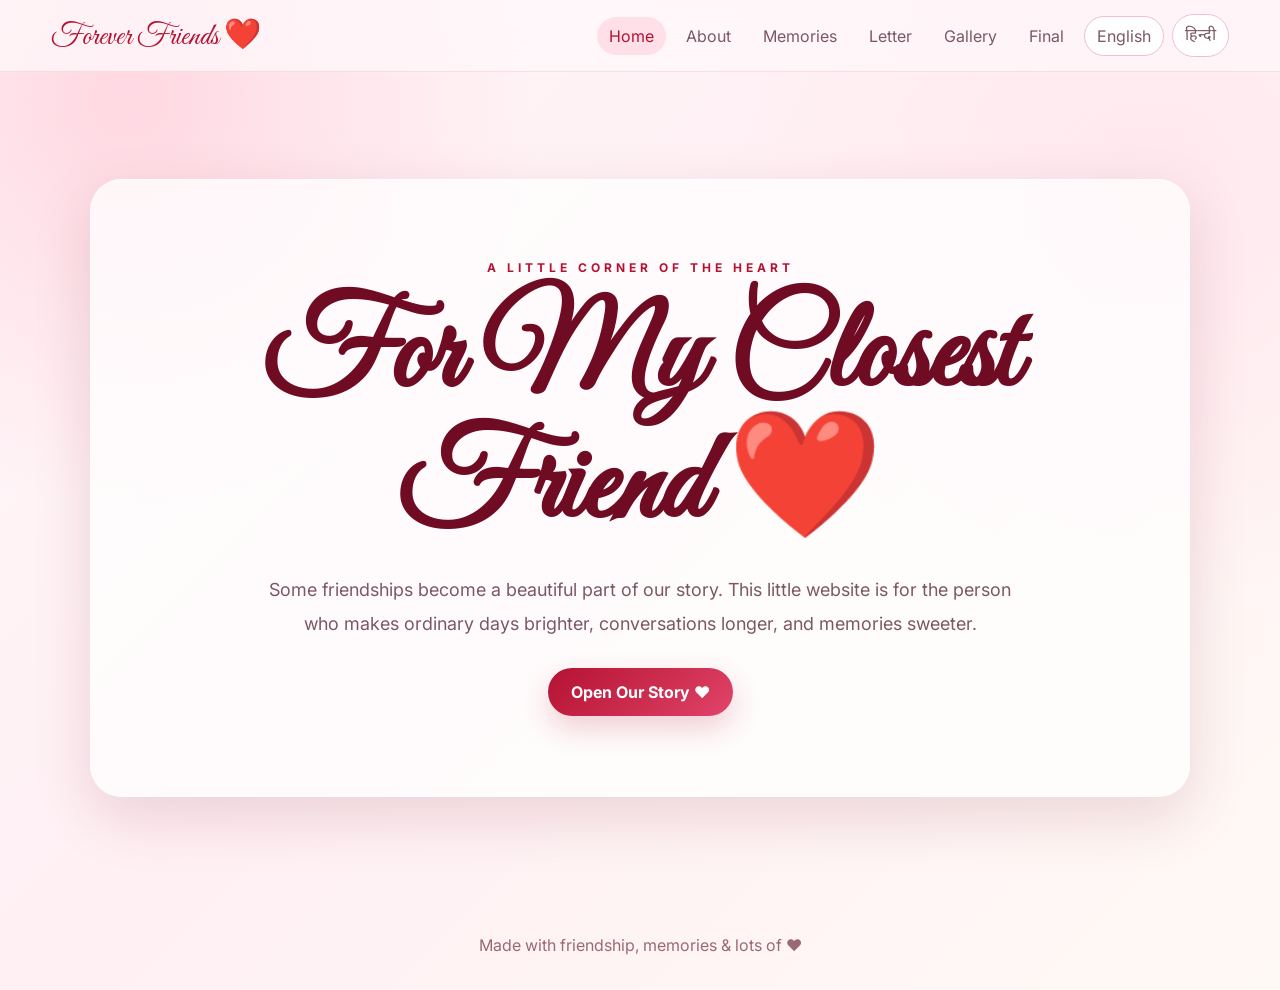
<file: index.html>
<!DOCTYPE html>
<html lang="en">
<head>
<meta charset="UTF-8">
<meta name="viewport" content="width=device-width, initial-scale=1.0">
<meta name="description" content="A heartfelt multi-page friendship website.">
<title>For My Closest Friend ❤️</title>
<link rel="stylesheet" href="style.css">
</head>
<body>
<div class="hearts"></div>

<nav class="nav">
  <a class="logo" href="index.html">Forever Friends ❤️</a>
  <div>
    <button class="menu-toggle" aria-label="Open menu" onclick="toggleMenu()">☰</button>
    <div class="navlinks">
      <a href="index.html" data-i18n="nav_home">Home</a>
      <a href="about.html" data-i18n="nav_about">About</a>
      <a href="memories.html" data-i18n="nav_memories">Memories</a>
      <a href="letter.html" data-i18n="nav_letter">Letter</a>
      <a href="gallery.html" data-i18n="nav_gallery">Gallery</a>
      <a href="final.html" data-i18n="nav_final">Final</a>
      <button class="lang" data-lang="en">English</button>
      <button class="lang" data-lang="hi">हिन्दी</button>
    </div>
  </div>
</nav>
<main class="reveal">
<section class="hero">
 <div class="hero-card">
  <div class="kicker" data-i18n="home_kicker">A little corner of the heart</div>
  <h1 data-i18n="home_title">For My Closest Friend ❤️</h1>
  <p class="lead" data-i18n="home_lead">Some friendships become a beautiful part of our story.</p>
  <a class="btn" href="about.html" data-i18n="home_btn">Open Our Story ❤️</a>
 </div>
</section>
</main>
<footer data-i18n="footer">Made with friendship, memories & lots of ❤️</footer>
<script src="script.js"></script>
</body>
</html>
</file>
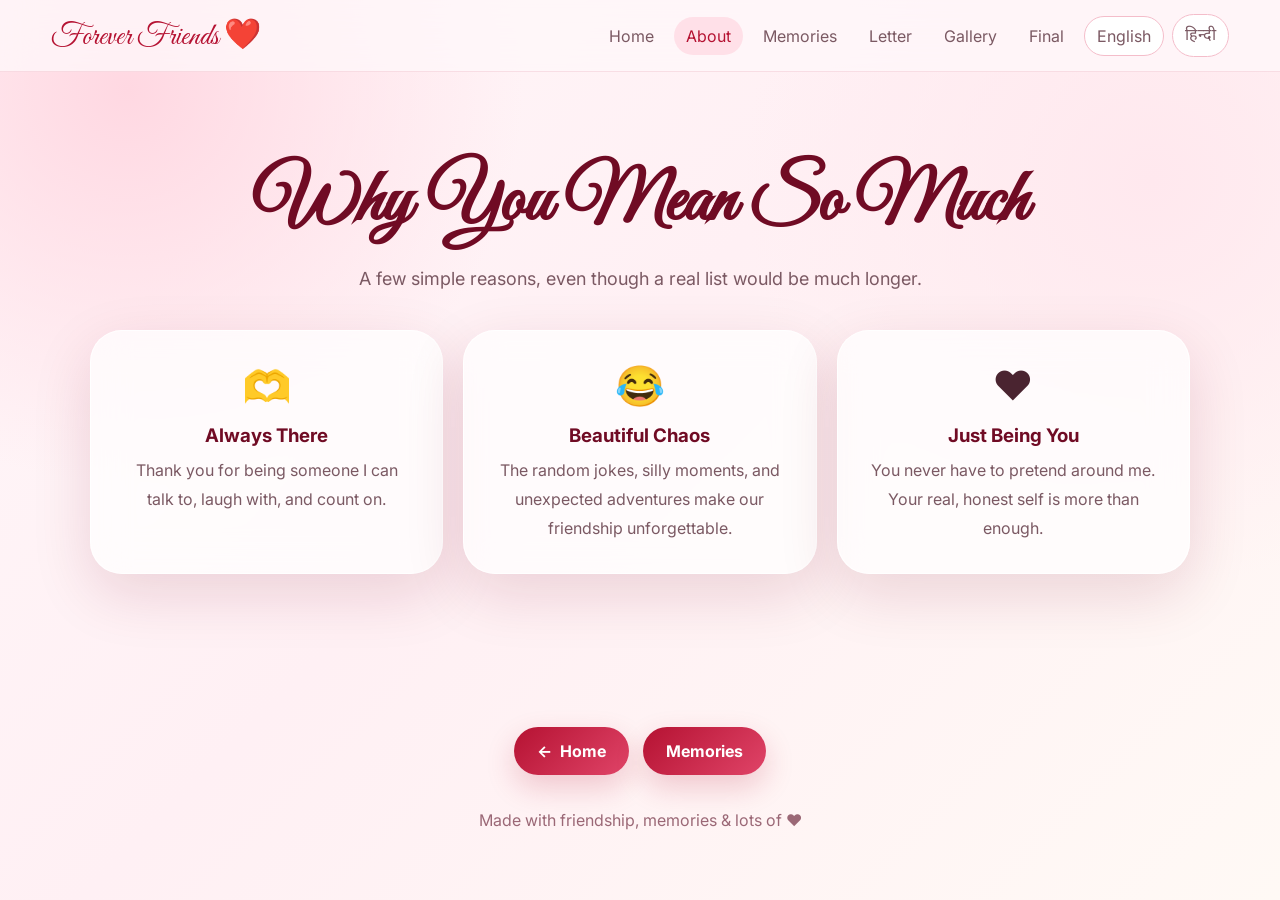
<file: about.html>
<!DOCTYPE html>
<html lang="en">
<head>
<meta charset="UTF-8">
<meta name="viewport" content="width=device-width, initial-scale=1.0">
<meta name="description" content="A heartfelt multi-page friendship website.">
<title>About Our Friendship ❤️</title>
<link rel="stylesheet" href="style.css">
</head>
<body>
<div class="hearts"></div>

<nav class="nav">
  <a class="logo" href="index.html">Forever Friends ❤️</a>
  <div>
    <button class="menu-toggle" aria-label="Open menu" onclick="toggleMenu()">☰</button>
    <div class="navlinks">
      <a href="index.html" data-i18n="nav_home">Home</a>
      <a href="about.html" data-i18n="nav_about">About</a>
      <a href="memories.html" data-i18n="nav_memories">Memories</a>
      <a href="letter.html" data-i18n="nav_letter">Letter</a>
      <a href="gallery.html" data-i18n="nav_gallery">Gallery</a>
      <a href="final.html" data-i18n="nav_final">Final</a>
      <button class="lang" data-lang="en">English</button>
      <button class="lang" data-lang="hi">हिन्दी</button>
    </div>
  </div>
</nav>
<main class="reveal">
<section class="section center">
 <h2 data-i18n="about_title">Why You Mean So Much</h2>
 <p class="lead" data-i18n="about_sub">A few simple reasons, even though a real list would be much longer.</p>
 <div class="grid">
  <article class="card"><div class="icon">🫶</div><h3 data-i18n="about_1">Always There</h3><p data-i18n="about_1p">Thank you for being someone I can talk to, laugh with, and count on.</p></article>
  <article class="card"><div class="icon">😂</div><h3 data-i18n="about_2">Beautiful Chaos</h3><p data-i18n="about_2p">The random jokes, silly moments, and unexpected adventures make our friendship unforgettable.</p></article>
  <article class="card"><div class="icon">❤️</div><h3 data-i18n="about_3">Just Being You</h3><p data-i18n="about_3p">You never have to pretend around me. Your real, honest self is more than enough.</p></article>
 </div>
</section>
<div class="page-nav">
  <a class="btn" href="index.html">← <span data-i18n="nav_home">Back</span></a>
  <a class="btn" href="memories.html" data-i18n="nav_memories">Next →</a>
</div>
</main>
<footer data-i18n="footer">Made with friendship, memories & lots of ❤️</footer>
<script src="script.js"></script>
</body>
</html>
</file>
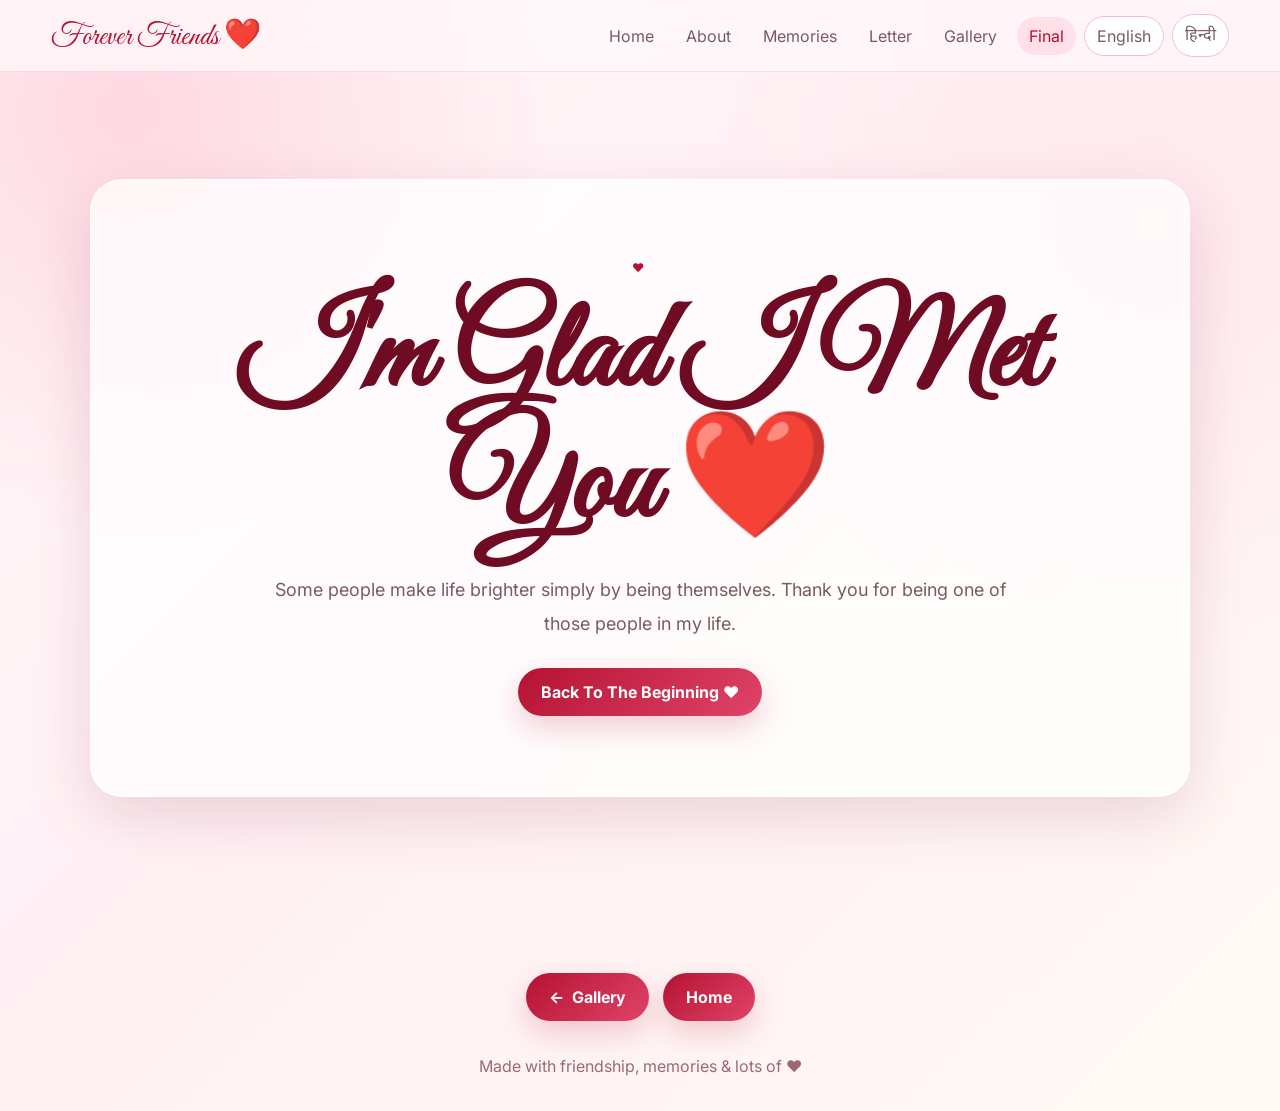
<file: final.html>
<!DOCTYPE html>
<html lang="en">
<head>
<meta charset="UTF-8">
<meta name="viewport" content="width=device-width, initial-scale=1.0">
<meta name="description" content="A heartfelt multi-page friendship website.">
<title>Final Message ❤️</title>
<link rel="stylesheet" href="style.css">
</head>
<body>
<div class="hearts"></div>

<nav class="nav">
  <a class="logo" href="index.html">Forever Friends ❤️</a>
  <div>
    <button class="menu-toggle" aria-label="Open menu" onclick="toggleMenu()">☰</button>
    <div class="navlinks">
      <a href="index.html" data-i18n="nav_home">Home</a>
      <a href="about.html" data-i18n="nav_about">About</a>
      <a href="memories.html" data-i18n="nav_memories">Memories</a>
      <a href="letter.html" data-i18n="nav_letter">Letter</a>
      <a href="gallery.html" data-i18n="nav_gallery">Gallery</a>
      <a href="final.html" data-i18n="nav_final">Final</a>
      <button class="lang" data-lang="en">English</button>
      <button class="lang" data-lang="hi">हिन्दी</button>
    </div>
  </div>
</nav>
<main class="reveal">
<section class="hero">
 <div class="hero-card">
  <div class="kicker">❤️</div>
  <h1 data-i18n="final_title">I'm Glad I Met You ❤️</h1>
  <p class="lead" data-i18n="final_p">Some people make life brighter simply by being themselves.</p>
  <a class="btn" href="index.html" data-i18n="final_btn">Back To The Beginning ❤️</a>
 </div>
</section>
<div class="page-nav">
  <a class="btn" href="gallery.html">← <span data-i18n="nav_gallery">Back</span></a>
  <a class="btn" href="index.html" data-i18n="nav_home">Next →</a>
</div>
</main>
<footer data-i18n="footer">Made with friendship, memories & lots of ❤️</footer>
<script src="script.js"></script>
</body>
</html>
</file>
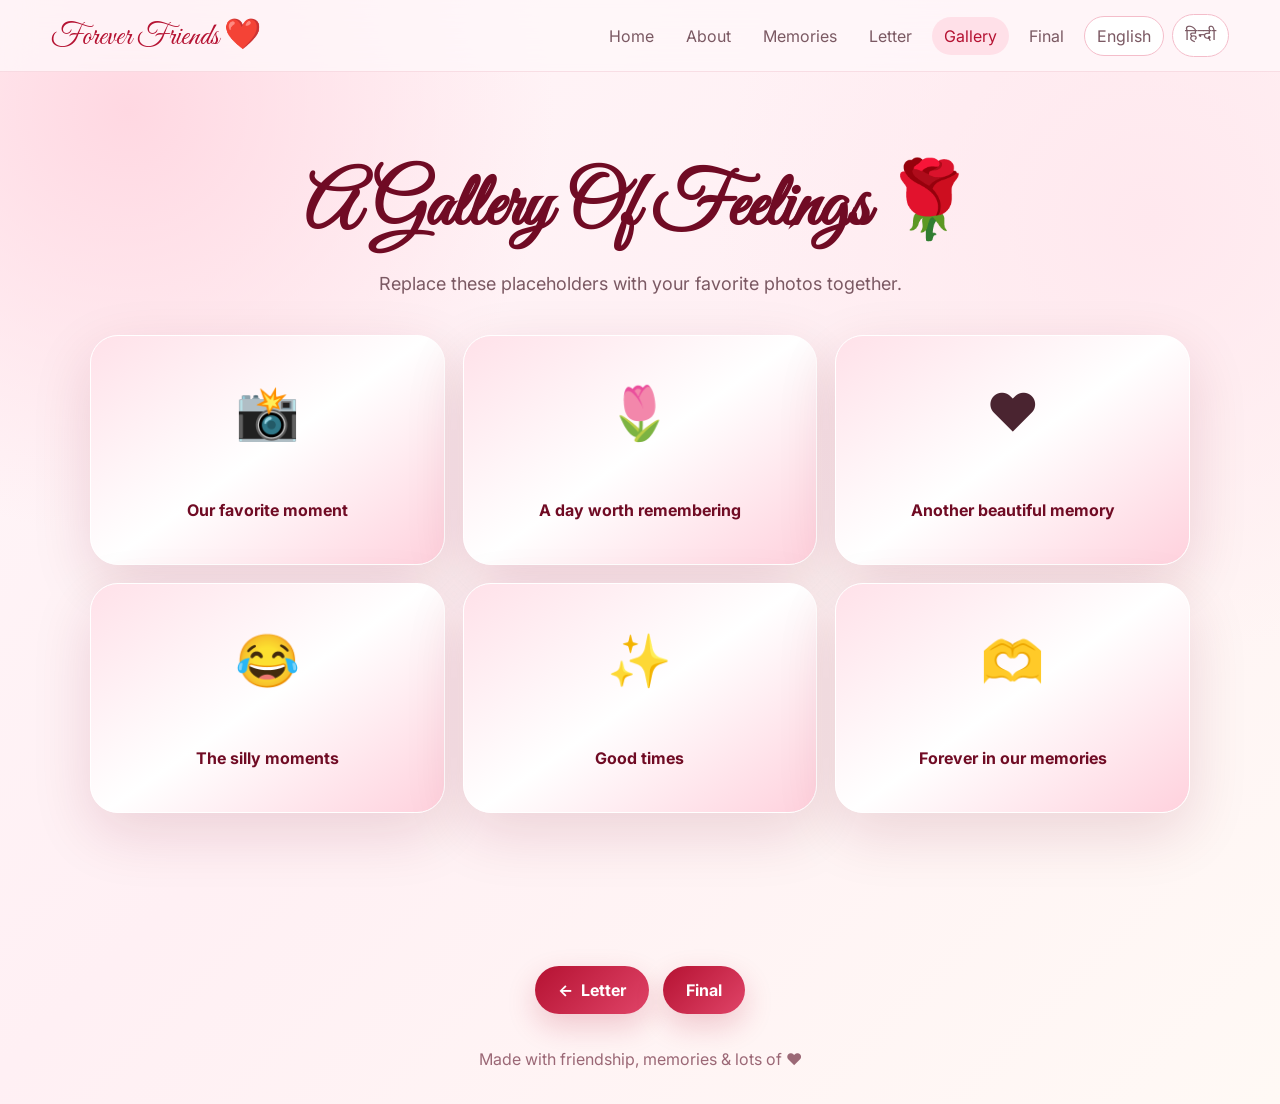
<file: gallery.html>
<!DOCTYPE html>
<html lang="en">
<head>
<meta charset="UTF-8">
<meta name="viewport" content="width=device-width, initial-scale=1.0">
<meta name="description" content="A heartfelt multi-page friendship website.">
<title>Friendship Gallery 🌹</title>
<link rel="stylesheet" href="style.css">
</head>
<body>
<div class="hearts"></div>

<nav class="nav">
  <a class="logo" href="index.html">Forever Friends ❤️</a>
  <div>
    <button class="menu-toggle" aria-label="Open menu" onclick="toggleMenu()">☰</button>
    <div class="navlinks">
      <a href="index.html" data-i18n="nav_home">Home</a>
      <a href="about.html" data-i18n="nav_about">About</a>
      <a href="memories.html" data-i18n="nav_memories">Memories</a>
      <a href="letter.html" data-i18n="nav_letter">Letter</a>
      <a href="gallery.html" data-i18n="nav_gallery">Gallery</a>
      <a href="final.html" data-i18n="nav_final">Final</a>
      <button class="lang" data-lang="en">English</button>
      <button class="lang" data-lang="hi">हिन्दी</button>
    </div>
  </div>
</nav>
<main class="reveal">
<section class="section">
 <div class="center">
  <h2 data-i18n="gallery_title">A Gallery Of Feelings 🌹</h2>
  <p class="lead" data-i18n="gallery_sub">Replace these placeholders with your favorite photos together.</p>
 </div>
 <div class="gallery">
  <div class="photo">📸<span data-i18n="ph1">Our favorite moment</span></div>
  <div class="photo">🌷<span data-i18n="ph2">A day worth remembering</span></div>
  <div class="photo">❤️<span data-i18n="ph3">Another beautiful memory</span></div>
  <div class="photo">😂<span data-i18n="ph4">The silly moments</span></div>
  <div class="photo">✨<span data-i18n="ph5">Good times</span></div>
  <div class="photo">🫶<span data-i18n="ph6">Forever in our memories</span></div>
 </div>
</section>
<div class="page-nav">
  <a class="btn" href="letter.html">← <span data-i18n="nav_letter">Back</span></a>
  <a class="btn" href="final.html" data-i18n="nav_final">Next →</a>
</div>
</main>
<footer data-i18n="footer">Made with friendship, memories & lots of ❤️</footer>
<script src="script.js"></script>
</body>
</html>
</file>
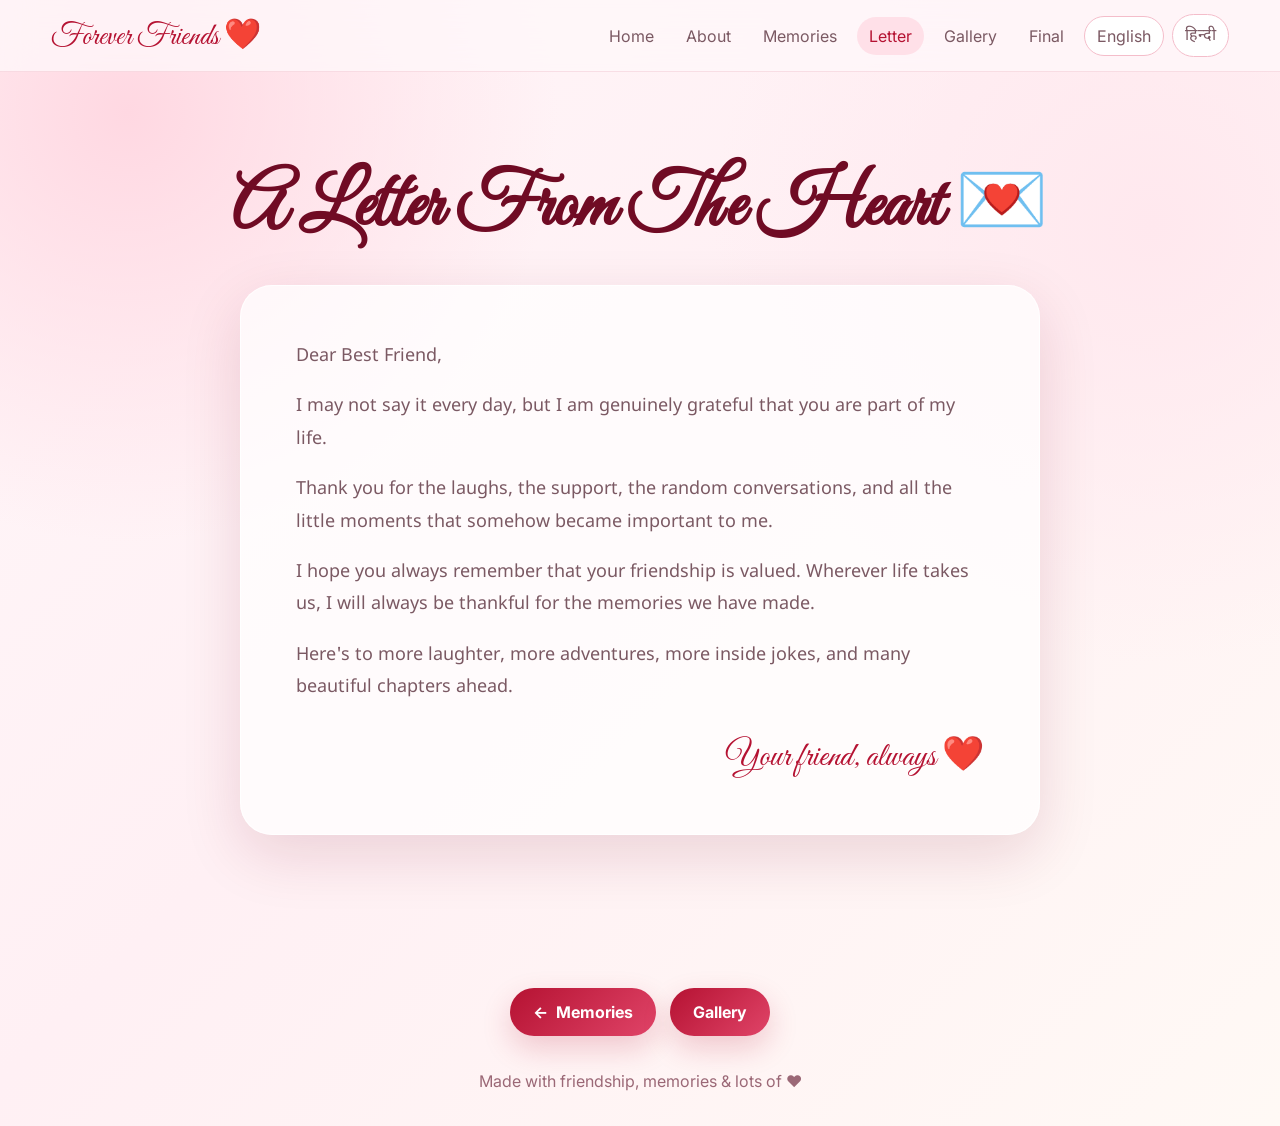
<file: letter.html>
<!DOCTYPE html>
<html lang="en">
<head>
<meta charset="UTF-8">
<meta name="viewport" content="width=device-width, initial-scale=1.0">
<meta name="description" content="A heartfelt multi-page friendship website.">
<title>A Letter From The Heart 💌</title>
<link rel="stylesheet" href="style.css">
</head>
<body>
<div class="hearts"></div>

<nav class="nav">
  <a class="logo" href="index.html">Forever Friends ❤️</a>
  <div>
    <button class="menu-toggle" aria-label="Open menu" onclick="toggleMenu()">☰</button>
    <div class="navlinks">
      <a href="index.html" data-i18n="nav_home">Home</a>
      <a href="about.html" data-i18n="nav_about">About</a>
      <a href="memories.html" data-i18n="nav_memories">Memories</a>
      <a href="letter.html" data-i18n="nav_letter">Letter</a>
      <a href="gallery.html" data-i18n="nav_gallery">Gallery</a>
      <a href="final.html" data-i18n="nav_final">Final</a>
      <button class="lang" data-lang="en">English</button>
      <button class="lang" data-lang="hi">हिन्दी</button>
    </div>
  </div>
</nav>
<main class="reveal">
<section class="section">
 <div class="center">
  <h2 data-i18n="letter_title">A Letter From The Heart 💌</h2>
 </div>
 <article class="letter">
  <p data-i18n="dear">Dear Best Friend,</p>
  <p data-i18n="lp1">I may not say it every day, but I am genuinely grateful that you are part of my life.</p>
  <p data-i18n="lp2">Thank you for the laughs, the support, the random conversations, and all the little moments that somehow became important to me.</p>
  <p data-i18n="lp3">I hope you always remember that your friendship is valued. Wherever life takes us, I will always be thankful for the memories we have made.</p>
  <p data-i18n="lp4">Here's to more laughter, more adventures, more inside jokes, and many beautiful chapters ahead.</p>
  <div class="signature" data-i18n="sign">Your friend, always ❤️</div>
 </article>
</section>
<div class="page-nav">
  <a class="btn" href="memories.html">← <span data-i18n="nav_memories">Back</span></a>
  <a class="btn" href="gallery.html" data-i18n="nav_gallery">Next →</a>
</div>
</main>
<footer data-i18n="footer">Made with friendship, memories & lots of ❤️</footer>
<script src="script.js"></script>
</body>
</html>
</file>
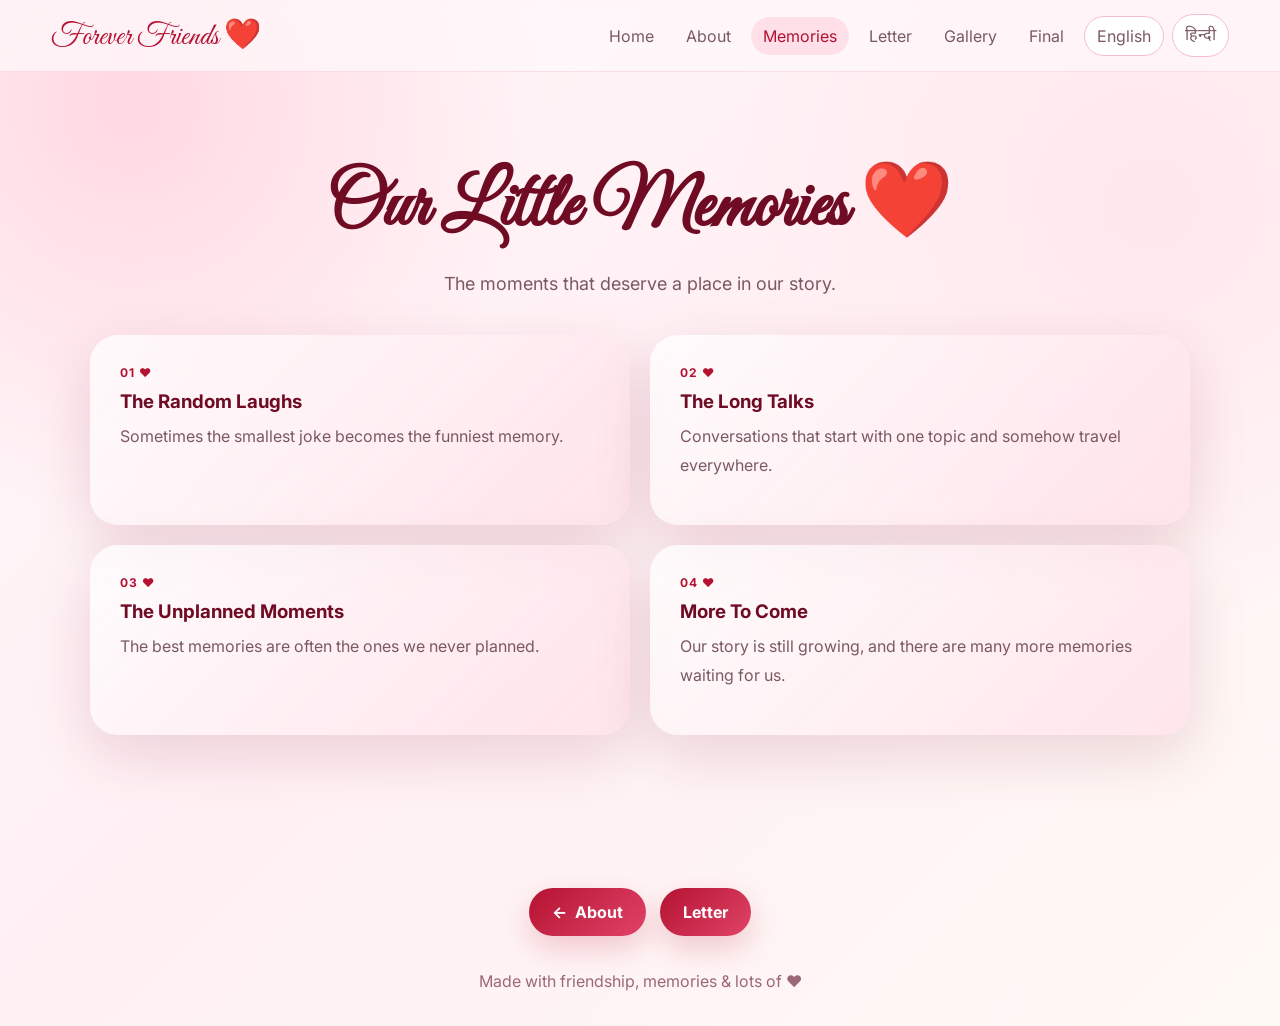
<file: memories.html>
<!DOCTYPE html>
<html lang="en">
<head>
<meta charset="UTF-8">
<meta name="viewport" content="width=device-width, initial-scale=1.0">
<meta name="description" content="A heartfelt multi-page friendship website.">
<title>Our Memories ❤️</title>
<link rel="stylesheet" href="style.css">
</head>
<body>
<div class="hearts"></div>

<nav class="nav">
  <a class="logo" href="index.html">Forever Friends ❤️</a>
  <div>
    <button class="menu-toggle" aria-label="Open menu" onclick="toggleMenu()">☰</button>
    <div class="navlinks">
      <a href="index.html" data-i18n="nav_home">Home</a>
      <a href="about.html" data-i18n="nav_about">About</a>
      <a href="memories.html" data-i18n="nav_memories">Memories</a>
      <a href="letter.html" data-i18n="nav_letter">Letter</a>
      <a href="gallery.html" data-i18n="nav_gallery">Gallery</a>
      <a href="final.html" data-i18n="nav_final">Final</a>
      <button class="lang" data-lang="en">English</button>
      <button class="lang" data-lang="hi">हिन्दी</button>
    </div>
  </div>
</nav>
<main class="reveal">
<section class="section">
 <div class="center">
  <h2 data-i18n="memories_title">Our Little Memories ❤️</h2>
  <p class="lead" data-i18n="memories_sub">The moments that deserve a place in our story.</p>
 </div>
 <div class="memory-grid">
  <article class="memory"><div class="date">01 ❤️</div><h3 data-i18n="mem1">The Random Laughs</h3><p data-i18n="mem1p">Sometimes the smallest joke becomes the funniest memory.</p></article>
  <article class="memory"><div class="date">02 ❤️</div><h3 data-i18n="mem2">The Long Talks</h3><p data-i18n="mem2p">Conversations that start with one topic and somehow travel everywhere.</p></article>
  <article class="memory"><div class="date">03 ❤️</div><h3 data-i18n="mem3">The Unplanned Moments</h3><p data-i18n="mem3p">The best memories are often the ones we never planned.</p></article>
  <article class="memory"><div class="date">04 ❤️</div><h3 data-i18n="mem4">More To Come</h3><p data-i18n="mem4p">Our story is still growing, and there are many more memories waiting for us.</p></article>
 </div>
</section>
<div class="page-nav">
  <a class="btn" href="about.html">← <span data-i18n="nav_about">Back</span></a>
  <a class="btn" href="letter.html" data-i18n="nav_letter">Next →</a>
</div>
</main>
<footer data-i18n="footer">Made with friendship, memories & lots of ❤️</footer>
<script src="script.js"></script>
</body>
</html>
</file>
<file: style.css>
@import url('https://fonts.googleapis.com/css2?family=Great+Vibes&family=Inter:wght@400;500;600;700&family=Noto+Sans+Devanagari:wght@400;500;600;700&display=swap');

:root{
  --red:#b51232;
  --deep:#700b24;
  --pink:#ffd9e3;
  --rose:#f28aa5;
  --cream:#fff8fa;
  --text:#4a2430;
  --muted:#7b5963;
  --white:rgba(255,255,255,.72);
  --shadow:0 20px 60px rgba(117,15,43,.14);
}
*{box-sizing:border-box;margin:0;padding:0}
html{scroll-behavior:smooth}
body{
  font-family:Inter,"Noto Sans Devanagari",sans-serif;color:var(--text);
  background:
   radial-gradient(circle at 10% 10%,#ffd8e2 0,transparent 28%),
   radial-gradient(circle at 90% 20%,#ffe8ee 0,transparent 30%),
   linear-gradient(135deg,#fff7f9,#fff0f4 45%,#fff9f5);
  min-height:100vh;overflow-x:hidden;
}
body.hi{font-family:"Noto Sans Devanagari",Inter,sans-serif}
a{text-decoration:none;color:inherit}
.nav{
  position:fixed;top:0;left:0;right:0;z-index:20;
  display:flex;align-items:center;justify-content:space-between;gap:18px;
  padding:14px clamp(16px,4vw,55px);
  background:rgba(255,248,250,.78);backdrop-filter:blur(16px);
  border-bottom:1px solid rgba(181,18,50,.1)
}
.logo{font-family:"Great Vibes",cursive;font-size:30px;color:var(--red);white-space:nowrap}
.navlinks{display:flex;gap:8px;align-items:center;flex-wrap:wrap;justify-content:flex-end}
.menu-toggle{display:none;border:0;background:#fff0f4;color:var(--red);width:44px;height:44px;border-radius:50%;font-size:25px;cursor:pointer;box-shadow:0 8px 20px rgba(181,18,50,.12)}

.navlinks a,.lang{
  border:0;background:transparent;padding:9px 12px;border-radius:22px;
  color:var(--muted);font-weight:600;cursor:pointer;font:inherit
}
.navlinks a:hover,.navlinks a.active,.lang:hover{background:#ffe0e8;color:var(--red)}
.lang{background:#fff;border:1px solid #f4bdca}
main{padding-top:76px}
.hero,.section{width:min(1100px,92%);margin:auto}
.hero{min-height:calc(100vh - 76px);display:grid;place-items:center;text-align:center;padding:70px 0}
.hero-card,.card,.letter{
  background:var(--white);border:1px solid rgba(255,255,255,.85);
  backdrop-filter:blur(18px);box-shadow:var(--shadow);border-radius:32px
}
.hero-card{padding:clamp(38px,7vw,80px);width:100%}
.kicker{text-transform:uppercase;letter-spacing:4px;color:var(--red);font-size:12px;font-weight:700}
h1{font-family:"Great Vibes",cursive;color:var(--deep);font-size:clamp(62px,11vw,125px);line-height:1.05;margin:18px 0}
h2{font-family:"Great Vibes",cursive;color:var(--deep);font-size:clamp(46px,7vw,75px);margin-bottom:12px}
h3{color:var(--deep);margin-bottom:9px}
.lead{max-width:760px;margin:auto;color:var(--muted);font-size:18px;line-height:1.85}
.btn{
  display:inline-flex;align-items:center;gap:8px;margin-top:28px;
  background:linear-gradient(135deg,var(--red),#e04468);color:white;
  padding:14px 23px;border-radius:30px;font-weight:700;
  box-shadow:0 12px 30px rgba(181,18,50,.2);transition:.25s
}
.btn:hover{transform:translateY(-3px);box-shadow:0 16px 35px rgba(181,18,50,.28)}
.section{padding:80px 0}
.center{text-align:center}
.grid{display:grid;grid-template-columns:repeat(3,1fr);gap:20px;margin-top:35px}
.card{padding:30px}
.icon{font-size:40px;margin-bottom:14px}
.card p,.memory p,.letter p{color:var(--muted);line-height:1.8}
.memory-grid{display:grid;grid-template-columns:repeat(2,1fr);gap:20px;margin-top:35px}
.memory{min-height:190px;padding:30px;border-radius:28px;background:linear-gradient(135deg,rgba(255,255,255,.75),rgba(255,222,231,.7));box-shadow:var(--shadow)}
.memory .date{font-size:12px;color:var(--red);font-weight:700;letter-spacing:1px;margin-bottom:10px}
.letter{max-width:800px;margin:30px auto 0;padding:clamp(28px,5vw,55px)}
.letter p{font-family:"Noto Sans Devanagari",Georgia,serif;font-size:18px;margin-bottom:18px}
.signature{text-align:right;font-family:"Great Vibes",cursive;color:var(--red);font-size:34px;margin-top:28px}
.gallery{display:grid;grid-template-columns:repeat(3,1fr);gap:18px;margin-top:35px}
.photo{
  min-height:230px;border-radius:28px;display:grid;place-items:center;text-align:center;
  padding:20px;background:linear-gradient(145deg,#ffe1e9,#fff,#ffd1dd);
  border:1px solid white;box-shadow:var(--shadow);font-size:52px
}
.photo span{display:block;font-size:16px;font-weight:700;color:var(--deep);margin-top:8px}
footer{text-align:center;padding:35px 15px;color:#9b6876}
.hearts{position:fixed;inset:0;pointer-events:none;z-index:-1;overflow:hidden}
.heart{position:absolute;bottom:-40px;color:#e23a61;opacity:.35;animation:rise linear infinite}
@keyframes rise{to{transform:translateY(-115vh) rotate(360deg);opacity:0}}
.reveal{animation:fadeUp .7s ease both}
.page-nav{display:flex;justify-content:center;gap:14px;flex-wrap:wrap;margin-top:45px}
.click-pop{position:fixed;z-index:9999;pointer-events:none;font-size:24px;animation:clickPop .8s ease forwards}
@keyframes clickPop{0%{opacity:0;transform:translate(-50%,-50%) scale(.3) rotate(-20deg)}25%{opacity:1}100%{opacity:0;transform:translate(-50%,-90px) scale(1.35) rotate(25deg)}}

@keyframes fadeUp{from{opacity:0;transform:translateY(18px)}to{opacity:1;transform:none}}
@media(max-width:800px){
 .nav{align-items:center}
 .navlinks{display:none}
 .navlinks.open{position:absolute;display:flex;top:68px;left:12px;right:12px;padding:14px;flex-direction:column;align-items:stretch;background:rgba(255,248,250,.97);border:1px solid #f4bdca;border-radius:22px;box-shadow:var(--shadow)}
 .navlinks.open a{display:block;text-align:center}
 .navlinks.open .lang{width:100%}
 .menu-toggle{display:block}
 .nav>div:last-child{display:flex;align-items:center;gap:8px}
 .logo{font-size:26px}.hero{padding:45px 0}.section{padding:60px 0}
}
</file>
